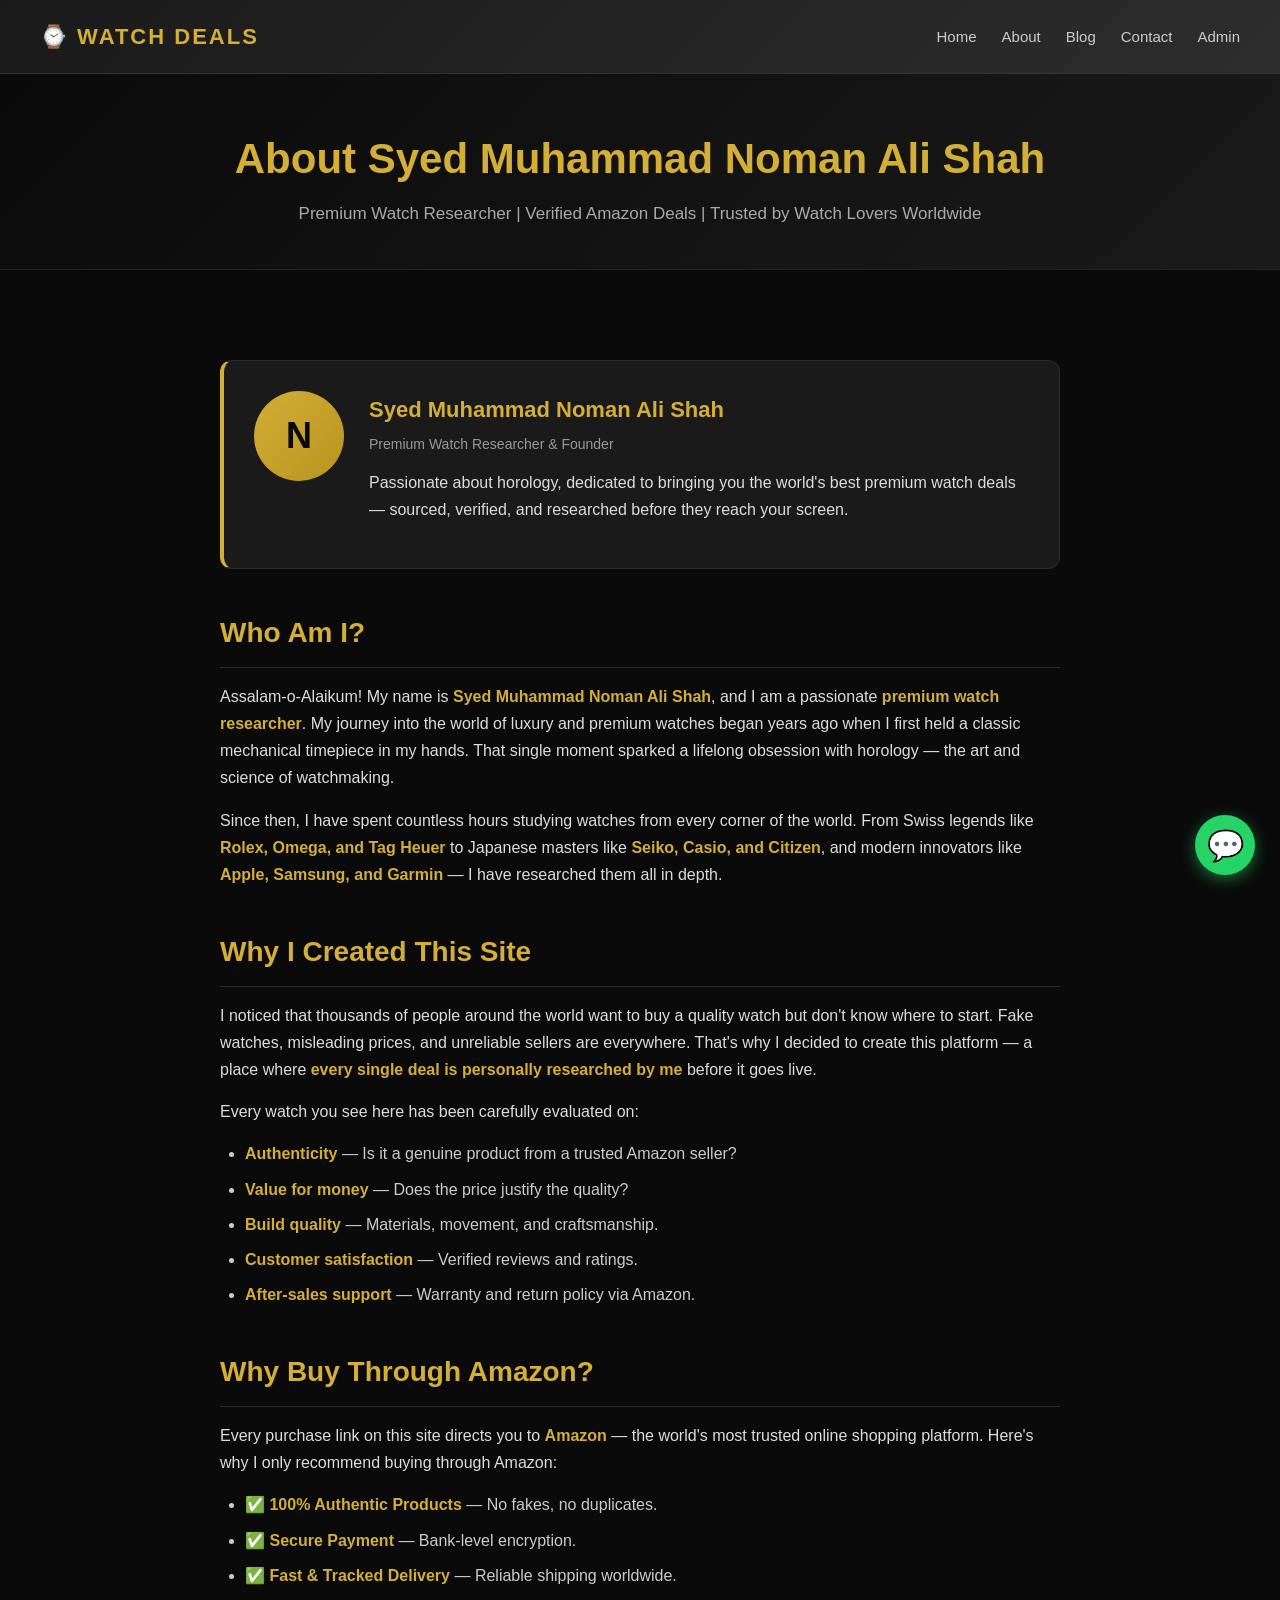
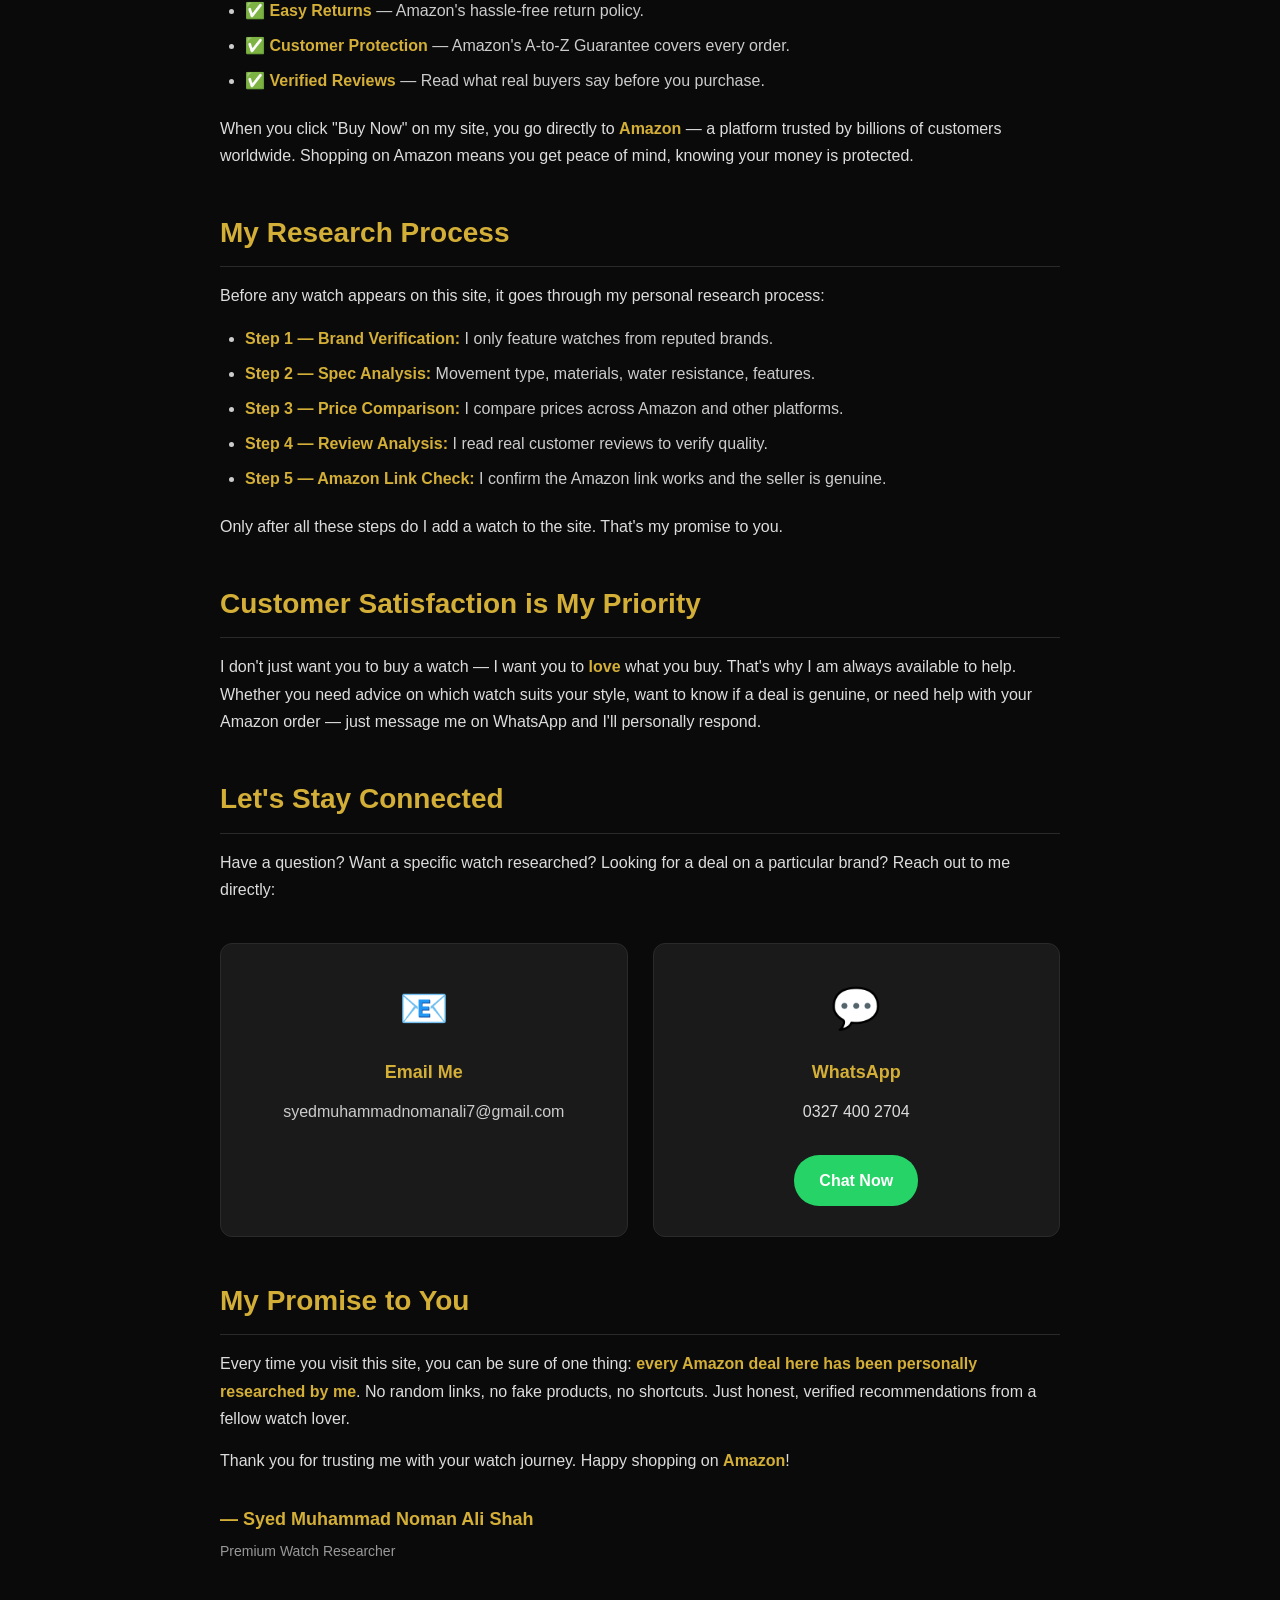
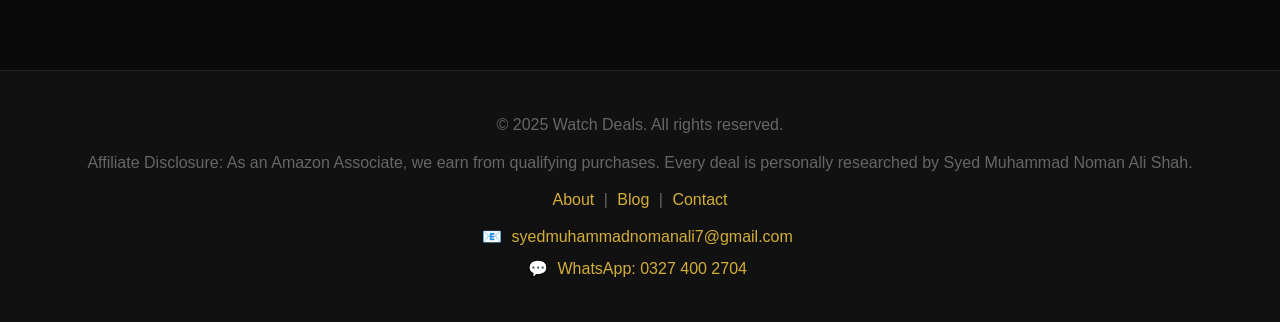
<file: about.html>
<!DOCTYPE html>
<html lang="en">
<head>
  <meta charset="UTF-8">
  <meta name="viewport" content="width=device-width, initial-scale=1.0">
  <title>About Syed Muhammad Noman Ali Shah – Premium Watch Researcher</title>
  <meta name="description" content="Meet Syed Muhammad Noman Ali Shah, premium watch researcher. Every Amazon watch deal is personally researched and verified for quality.">
  <meta name="keywords" content="Syed Muhammad Noman Ali Shah, watch researcher, premium watches expert, Amazon watch deals">
  <meta name="author" content="Syed Muhammad Noman Ali Shah">
  <link rel="canonical" href="https://watch-deals.vercel.app/about.html">

  <script type="application/ld+json">
  {
    "@context": "https://schema.org",
    "@type": "Person",
    "name": "Syed Muhammad Noman Ali Shah",
    "jobTitle": "Premium Watch Researcher",
    "email": "syedmuhammadnomanali7@gmail.com",
    "telephone": "+923274002704",
    "url": "https://watch-deals.vercel.app/about.html"
  }
  </script>

  <style>
    :root { --gold: #d4af37; --gold-dark: #c49b2e; --dark-bg: #0a0a0a; --card-bg: #1a1a1a; --border: #2a2a2a; }
    * { margin: 0; padding: 0; box-sizing: border-box; }
    body { font-family: 'Segoe UI', Arial, sans-serif; background: var(--dark-bg); color: #fff; line-height: 1.7; }
    a { color: var(--gold); text-decoration: none; }

    header { background: linear-gradient(135deg, #1a1a1a, #2d2d2d); padding: 18px 40px; display: flex; justify-content: space-between; align-items: center; position: sticky; top: 0; z-index: 100; border-bottom: 1px solid #333; flex-wrap: wrap; gap: 10px; }
    .logo { font-size: 22px; font-weight: bold; color: var(--gold); letter-spacing: 2px; }
    nav { display: flex; flex-wrap: wrap; gap: 5px; }
    nav a { color: #ccc; margin-left: 20px; font-size: 15px; }
    nav a:hover { color: var(--gold); }

    .page-hero { text-align: center; padding: 60px 20px 40px; background: linear-gradient(135deg, #0a0a0a, #1a1a1a); border-bottom: 1px solid #222; }
    .page-hero h1 { font-size: 42px; color: var(--gold); margin-bottom: 15px; line-height: 1.2; }
    .page-hero p { color: #aaa; font-size: 17px; max-width: 700px; margin: 0 auto; }

    .content-container { max-width: 900px; margin: 0 auto; padding: 50px 30px; color: #ddd; }
    .content-container h2 { color: var(--gold); font-size: 28px; margin: 40px 0 15px; border-bottom: 1px solid var(--border); padding-bottom: 10px; }
    .content-container p { margin-bottom: 15px; font-size: 16px; }
    .content-container ul { margin: 15px 0 20px 25px; color: #ccc; }
    .content-container ul li { margin-bottom: 8px; font-size: 16px; }
    .content-container strong { color: var(--gold); }

    .author-box { background: var(--card-bg); border: 1px solid var(--border); border-left: 4px solid var(--gold); border-radius: 12px; padding: 30px; margin: 40px 0; display: flex; align-items: flex-start; gap: 25px; }
    .author-avatar { width: 90px; height: 90px; border-radius: 50%; background: linear-gradient(135deg, var(--gold), #b8941f); display: flex; align-items: center; justify-content: center; font-size: 36px; color: var(--dark-bg); font-weight: bold; flex-shrink: 0; }
    .author-info h3 { color: var(--gold); margin-bottom: 5px; font-size: 22px; }
    .author-info .role { color: #999; font-size: 14px; margin-bottom: 12px; }

    .contact-grid { display: grid; grid-template-columns: repeat(auto-fit, minmax(250px, 1fr)); gap: 25px; margin: 40px 0; }
    .contact-card { background: var(--card-bg); border: 1px solid var(--border); border-radius: 12px; padding: 30px 25px; text-align: center; transition: transform 0.3s, border-color 0.3s; }
    .contact-card:hover { transform: translateY(-5px); border-color: var(--gold); }
    .contact-card .icon { font-size: 40px; margin-bottom: 15px; }
    .contact-card h3 { color: var(--gold); font-size: 18px; margin-bottom: 10px; }
    .contact-card a { color: #ccc; word-break: break-all; }
    .whatsapp-btn { display: inline-block; background: #25D366; color: #fff !important; padding: 12px 25px; border-radius: 25px; font-weight: bold; margin-top: 15px; transition: transform 0.2s; }
    .whatsapp-btn:hover { transform: scale(1.05); }

    footer { text-align: center; padding: 40px 20px; background: #111; color: #666; border-top: 1px solid #222; margin-top: 40px; }
    footer a { color: var(--gold); margin: 0 5px; }
    footer a:hover { text-decoration: underline; }

    .whatsapp-float { position: fixed; bottom: 25px; right: 25px; width: 60px; height: 60px; background: #25D366; color: #fff; border-radius: 50%; display: flex; align-items: center; justify-content: center; font-size: 30px; text-decoration: none; box-shadow: 0 4px 15px rgba(37,211,102,0.5); z-index: 999; transition: transform 0.3s; }
    .whatsapp-float:hover { transform: scale(1.1); }

    @media (max-width: 600px) {
      header { flex-direction: column; padding: 15px; gap: 12px; }
      nav { justify-content: center; width: 100%; }
      nav a { margin: 0 8px; font-size: 13px; }
      .page-hero h1 { font-size: 28px; }
      .content-container { padding: 30px 20px; }
      .content-container h2 { font-size: 22px; }
      .author-box { flex-direction: column; text-align: center; align-items: center; }
      .whatsapp-float { width: 50px; height: 50px; font-size: 24px; bottom: 15px; right: 15px; }
    }
  </style>
</head>
<body>

<header>
  <div class="logo">⌚ WATCH DEALS</div>
  <nav>
    <a href="index.html">Home</a>
    <a href="about.html">About</a>
    <a href="blog.html">Blog</a>
    <a href="contact.html">Contact</a>
    <a href="admin.html">Admin</a>
  </nav>
</header>

<section class="page-hero">
  <h1>About Syed Muhammad Noman Ali Shah</h1>
  <p>Premium Watch Researcher | Verified Amazon Deals | Trusted by Watch Lovers Worldwide</p>
</section>

<main class="content-container">

  <div class="author-box">
    <div class="author-avatar">N</div>
    <div class="author-info">
      <h3>Syed Muhammad Noman Ali Shah</h3>
      <p class="role">Premium Watch Researcher & Founder</p>
      <p>Passionate about horology, dedicated to bringing you the world's best premium watch deals — sourced, verified, and researched before they reach your screen.</p>
    </div>
  </div>

  <h2>Who Am I?</h2>
  <p>Assalam-o-Alaikum! My name is <strong>Syed Muhammad Noman Ali Shah</strong>, and I am a passionate <strong>premium watch researcher</strong>. My journey into the world of luxury and premium watches began years ago when I first held a classic mechanical timepiece in my hands. That single moment sparked a lifelong obsession with horology — the art and science of watchmaking.</p>

  <p>Since then, I have spent countless hours studying watches from every corner of the world. From Swiss legends like <strong>Rolex, Omega, and Tag Heuer</strong> to Japanese masters like <strong>Seiko, Casio, and Citizen</strong>, and modern innovators like <strong>Apple, Samsung, and Garmin</strong> — I have researched them all in depth.</p>

  <h2>Why I Created This Site</h2>
  <p>I noticed that thousands of people around the world want to buy a quality watch but don't know where to start. Fake watches, misleading prices, and unreliable sellers are everywhere. That's why I decided to create this platform — a place where <strong>every single deal is personally researched by me</strong> before it goes live.</p>

  <p>Every watch you see here has been carefully evaluated on:</p>
  <ul>
    <li><strong>Authenticity</strong> — Is it a genuine product from a trusted Amazon seller?</li>
    <li><strong>Value for money</strong> — Does the price justify the quality?</li>
    <li><strong>Build quality</strong> — Materials, movement, and craftsmanship.</li>
    <li><strong>Customer satisfaction</strong> — Verified reviews and ratings.</li>
    <li><strong>After-sales support</strong> — Warranty and return policy via Amazon.</li>
  </ul>

  <h2>Why Buy Through Amazon?</h2>
  <p>Every purchase link on this site directs you to <strong>Amazon</strong> — the world's most trusted online shopping platform. Here's why I only recommend buying through Amazon:</p>
  <ul>
    <li>✅ <strong>100% Authentic Products</strong> — No fakes, no duplicates.</li>
    <li>✅ <strong>Secure Payment</strong> — Bank-level encryption.</li>
    <li>✅ <strong>Fast & Tracked Delivery</strong> — Reliable shipping worldwide.</li>
    <li>✅ <strong>Easy Returns</strong> — Amazon's hassle-free return policy.</li>
    <li>✅ <strong>Customer Protection</strong> — Amazon's A-to-Z Guarantee covers every order.</li>
    <li>✅ <strong>Verified Reviews</strong> — Read what real buyers say before you purchase.</li>
  </ul>

  <p>When you click "Buy Now" on my site, you go directly to <strong>Amazon</strong> — a platform trusted by billions of customers worldwide. Shopping on Amazon means you get peace of mind, knowing your money is protected.</p>

  <h2>My Research Process</h2>
  <p>Before any watch appears on this site, it goes through my personal research process:</p>
  <ul>
    <li><strong>Step 1 — Brand Verification:</strong> I only feature watches from reputed brands.</li>
    <li><strong>Step 2 — Spec Analysis:</strong> Movement type, materials, water resistance, features.</li>
    <li><strong>Step 3 — Price Comparison:</strong> I compare prices across Amazon and other platforms.</li>
    <li><strong>Step 4 — Review Analysis:</strong> I read real customer reviews to verify quality.</li>
    <li><strong>Step 5 — Amazon Link Check:</strong> I confirm the Amazon link works and the seller is genuine.</li>
  </ul>

  <p>Only after all these steps do I add a watch to the site. That's my promise to you.</p>

  <h2>Customer Satisfaction is My Priority</h2>
  <p>I don't just want you to buy a watch — I want you to <strong>love</strong> what you buy. That's why I am always available to help. Whether you need advice on which watch suits your style, want to know if a deal is genuine, or need help with your Amazon order — just message me on WhatsApp and I'll personally respond.</p>

  <h2>Let's Stay Connected</h2>
  <p>Have a question? Want a specific watch researched? Looking for a deal on a particular brand? Reach out to me directly:</p>

  <div class="contact-grid">
    <div class="contact-card">
      <div class="icon">📧</div>
      <h3>Email Me</h3>
      <a href="mailto:syedmuhammadnomanali7@gmail.com">syedmuhammadnomanali7@gmail.com</a>
    </div>
    <div class="contact-card">
      <div class="icon">💬</div>
      <h3>WhatsApp</h3>
      <p>0327 400 2704</p>
      <a href="https://wa.me/923274002704" class="whatsapp-btn" target="_blank">Chat Now</a>
    </div>
  </div>

  <h2>My Promise to You</h2>
  <p>Every time you visit this site, you can be sure of one thing: <strong>every Amazon deal here has been personally researched by me</strong>. No random links, no fake products, no shortcuts. Just honest, verified recommendations from a fellow watch lover.</p>

  <p>Thank you for trusting me with your watch journey. Happy shopping on <strong>Amazon</strong>!</p>

  <p style="margin-top:30px; color: var(--gold); font-size: 18px;"><strong>— Syed Muhammad Noman Ali Shah</strong><br><span style="color:#999; font-size:14px;">Premium Watch Researcher</span></p>

</main>

<footer>
  <p>© 2025 Watch Deals. All rights reserved.</p>
  <p style="margin-top:10px;">Affiliate Disclosure: As an Amazon Associate, we earn from qualifying purchases. Every deal is personally researched by Syed Muhammad Noman Ali Shah.</p>
  <p style="margin-top:10px;">
    <a href="about.html">About</a> | <a href="blog.html">Blog</a> | <a href="contact.html">Contact</a>
  </p>
  <p style="margin-top:10px;">📧 <a href="mailto:syedmuhammadnomanali7@gmail.com">syedmuhammadnomanali7@gmail.com</a></p>
  <p style="margin-top:5px;">💬 <a href="https://wa.me/923274002704" target="_blank">WhatsApp: 0327 400 2704</a></p>
</footer>

<a href="https://wa.me/923274002704?text=Hi%20Noman%2C%20I%20need%20help%20with%20a%20watch%20deal" class="whatsapp-float" target="_blank">💬</a>

</body>
</html>
</file>
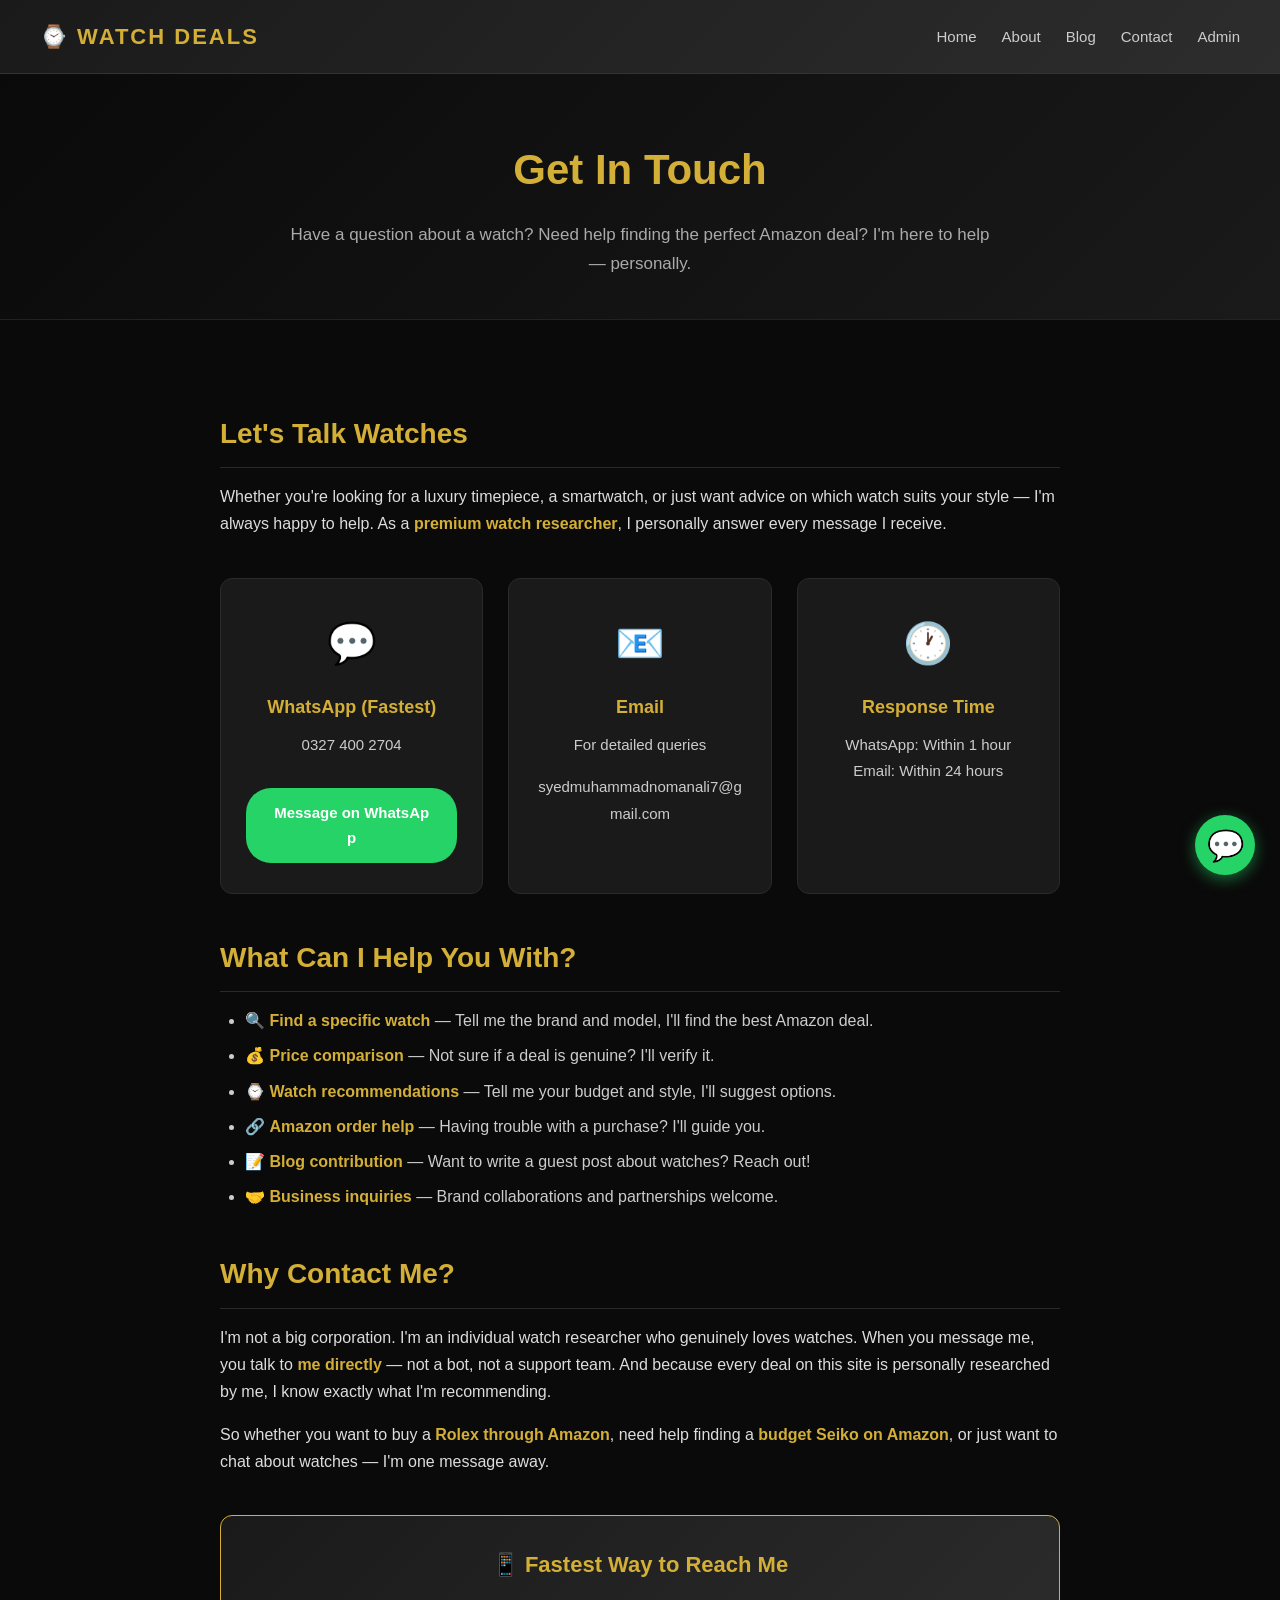
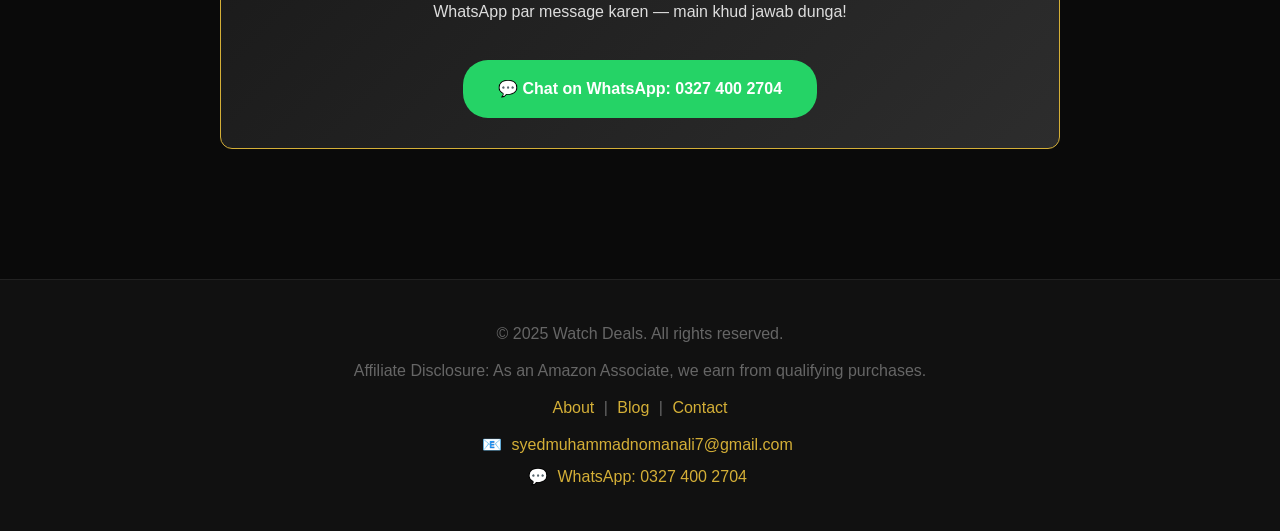
<file: contact.html>
<!DOCTYPE html>
<html lang="en">
<head>
  <meta charset="UTF-8">
  <meta name="viewport" content="width=device-width, initial-scale=1.0">
  <title>Contact Syed Muhammad Noman Ali Shah – Watch Deals</title>
  <meta name="description" content="Contact Syed Muhammad Noman Ali Shah for premium watch recommendations. WhatsApp: 03274002704, Email: syedmuhammadnomanali7@gmail.com">
  <meta name="keywords" content="contact watch expert, watch deals contact, Syed Muhammad Noman Ali Shah, Amazon watch help">
  <meta name="author" content="Syed Muhammad Noman Ali Shah">
  <link rel="canonical" href="https://watch-deals.vercel.app/contact.html">

  <style>
    :root { --gold: #d4af37; --dark-bg: #0a0a0a; --card-bg: #1a1a1a; --border: #2a2a2a; }
    * { margin: 0; padding: 0; box-sizing: border-box; }
    body { font-family: 'Segoe UI', Arial, sans-serif; background: var(--dark-bg); color: #fff; line-height: 1.7; }
    a { color: var(--gold); text-decoration: none; }

    header { background: linear-gradient(135deg, #1a1a1a, #2d2d2d); padding: 18px 40px; display: flex; justify-content: space-between; align-items: center; position: sticky; top: 0; z-index: 100; border-bottom: 1px solid #333; flex-wrap: wrap; gap: 10px; }
    .logo { font-size: 22px; font-weight: bold; color: var(--gold); letter-spacing: 2px; }
    nav { display: flex; flex-wrap: wrap; gap: 5px; }
    nav a { color: #ccc; margin-left: 20px; font-size: 15px; }
    nav a:hover { color: var(--gold); }

    .page-hero { text-align: center; padding: 60px 20px 40px; background: linear-gradient(135deg, #0a0a0a, #1a1a1a); border-bottom: 1px solid #222; }
    .page-hero h1 { font-size: 42px; color: var(--gold); margin-bottom: 15px; }
    .page-hero p { color: #aaa; font-size: 17px; max-width: 700px; margin: 0 auto; }

    .content-container { max-width: 900px; margin: 0 auto; padding: 50px 30px; color: #ddd; }
    .content-container h2 { color: var(--gold); font-size: 28px; margin: 40px 0 15px; border-bottom: 1px solid var(--border); padding-bottom: 10px; }
    .content-container p { margin-bottom: 15px; font-size: 16px; }
    .content-container ul { margin: 15px 0 20px 25px; color: #ccc; }
    .content-container ul li { margin-bottom: 8px; font-size: 16px; }
    .content-container strong { color: var(--gold); }

    .contact-grid { display: grid; grid-template-columns: repeat(auto-fit, minmax(250px, 1fr)); gap: 25px; margin: 40px 0; }
    .contact-card { background: var(--card-bg); border: 1px solid var(--border); border-radius: 12px; padding: 30px 25px; text-align: center; transition: transform 0.3s, border-color 0.3s; }
    .contact-card:hover { transform: translateY(-5px); border-color: var(--gold); }
    .contact-card .icon { font-size: 40px; margin-bottom: 15px; }
    .contact-card h3 { color: var(--gold); font-size: 18px; margin-bottom: 10px; }
    .contact-card p, .contact-card a { color: #ccc; font-size: 15px; word-break: break-all; }
    .whatsapp-btn { display: inline-block; background: #25D366; color: #fff !important; padding: 12px 25px; border-radius: 25px; font-weight: bold; margin-top: 15px; transition: transform 0.2s; }
    .whatsapp-btn:hover { transform: scale(1.05); }

    .cta-box { background: linear-gradient(135deg, #1a1a1a, #2d2d2d); border: 1px solid var(--gold); border-radius: 12px; padding: 30px; text-align: center; margin: 40px 0; }
    .cta-box h3 { color: var(--gold); margin-bottom: 15px; font-size: 22px; }

    footer { text-align: center; padding: 40px 20px; background: #111; color: #666; border-top: 1px solid #222; margin-top: 40px; }
    footer a { color: var(--gold); margin: 0 5px; }
    footer a:hover { text-decoration: underline; }

    .whatsapp-float { position: fixed; bottom: 25px; right: 25px; width: 60px; height: 60px; background: #25D366; color: #fff; border-radius: 50%; display: flex; align-items: center; justify-content: center; font-size: 30px; box-shadow: 0 4px 15px rgba(37,211,102,0.5); z-index: 999; transition: transform 0.3s; }
    .whatsapp-float:hover { transform: scale(1.1); }

    @media (max-width: 600px) {
      header { flex-direction: column; padding: 15px; gap: 12px; }
      nav { justify-content: center; width: 100%; }
      nav a { margin: 0 8px; font-size: 13px; }
      .page-hero h1 { font-size: 28px; }
      .content-container { padding: 30px 20px; }
      .content-container h2 { font-size: 22px; }
      .whatsapp-float { width: 50px; height: 50px; font-size: 24px; bottom: 15px; right: 15px; }
    }
  </style>
</head>
<body>

<header>
  <div class="logo">⌚ WATCH DEALS</div>
  <nav>
    <a href="index.html">Home</a>
    <a href="about.html">About</a>
    <a href="blog.html">Blog</a>
    <a href="contact.html">Contact</a>
    <a href="admin.html">Admin</a>
  </nav>
</header>

<section class="page-hero">
  <h1>Get In Touch</h1>
  <p>Have a question about a watch? Need help finding the perfect Amazon deal? I'm here to help — personally.</p>
</section>

<main class="content-container">

  <h2>Let's Talk Watches</h2>
  <p>Whether you're looking for a luxury timepiece, a smartwatch, or just want advice on which watch suits your style — I'm always happy to help. As a <strong>premium watch researcher</strong>, I personally answer every message I receive.</p>

  <div class="contact-grid">
    <div class="contact-card">
      <div class="icon">💬</div>
      <h3>WhatsApp (Fastest)</h3>
      <p>0327 400 2704</p>
      <a href="https://wa.me/923274002704?text=Hi%20Noman%2C%20I%20need%20help%20with%20a%20watch%20deal" class="whatsapp-btn" target="_blank">Message on WhatsApp</a>
    </div>

    <div class="contact-card">
      <div class="icon">📧</div>
      <h3>Email</h3>
      <p>For detailed queries</p>
      <a href="mailto:syedmuhammadnomanali7@gmail.com?subject=Watch%20Deal%20Inquiry">syedmuhammadnomanali7@gmail.com</a>
    </div>

    <div class="contact-card">
      <div class="icon">🕐</div>
      <h3>Response Time</h3>
      <p>WhatsApp: Within 1 hour<br>Email: Within 24 hours</p>
    </div>
  </div>

  <h2>What Can I Help You With?</h2>
  <ul>
    <li>🔍 <strong>Find a specific watch</strong> — Tell me the brand and model, I'll find the best Amazon deal.</li>
    <li>💰 <strong>Price comparison</strong> — Not sure if a deal is genuine? I'll verify it.</li>
    <li>⌚ <strong>Watch recommendations</strong> — Tell me your budget and style, I'll suggest options.</li>
    <li>🔗 <strong>Amazon order help</strong> — Having trouble with a purchase? I'll guide you.</li>
    <li>📝 <strong>Blog contribution</strong> — Want to write a guest post about watches? Reach out!</li>
    <li>🤝 <strong>Business inquiries</strong> — Brand collaborations and partnerships welcome.</li>
  </ul>

  <h2>Why Contact Me?</h2>
  <p>I'm not a big corporation. I'm an individual watch researcher who genuinely loves watches. When you message me, you talk to <strong>me directly</strong> — not a bot, not a support team. And because every deal on this site is personally researched by me, I know exactly what I'm recommending.</p>

  <p>So whether you want to buy a <strong>Rolex through Amazon</strong>, need help finding a <strong>budget Seiko on Amazon</strong>, or just want to chat about watches — I'm one message away.</p>

  <div class="cta-box">
    <h3>📱 Fastest Way to Reach Me</h3>
    <p style="margin-bottom: 20px;">WhatsApp par message karen — main khud jawab dunga!</p>
    <a href="https://wa.me/923274002704" class="whatsapp-btn" style="font-size: 16px; padding: 15px 35px;" target="_blank">
      💬 Chat on WhatsApp: 0327 400 2704
    </a>
  </div>

</main>

<footer>
  <p>© 2025 Watch Deals. All rights reserved.</p>
  <p style="margin-top:10px;">Affiliate Disclosure: As an Amazon Associate, we earn from qualifying purchases.</p>
  <p style="margin-top:10px;">
    <a href="about.html">About</a> | <a href="blog.html">Blog</a> | <a href="contact.html">Contact</a>
  </p>
  <p style="margin-top:10px;">📧 <a href="mailto:syedmuhammadnomanali7@gmail.com">syedmuhammadnomanali7@gmail.com</a></p>
  <p style="margin-top:5px;">💬 <a href="https://wa.me/923274002704" target="_blank">WhatsApp: 0327 400 2704</a></p>
</footer>

<a href="https://wa.me/923274002704?text=Hi%20Noman%2C%20I%20need%20help%20with%20a%20watch%20deal" class="whatsapp-float" target="_blank">💬</a>

</body>
</html>
</file>
